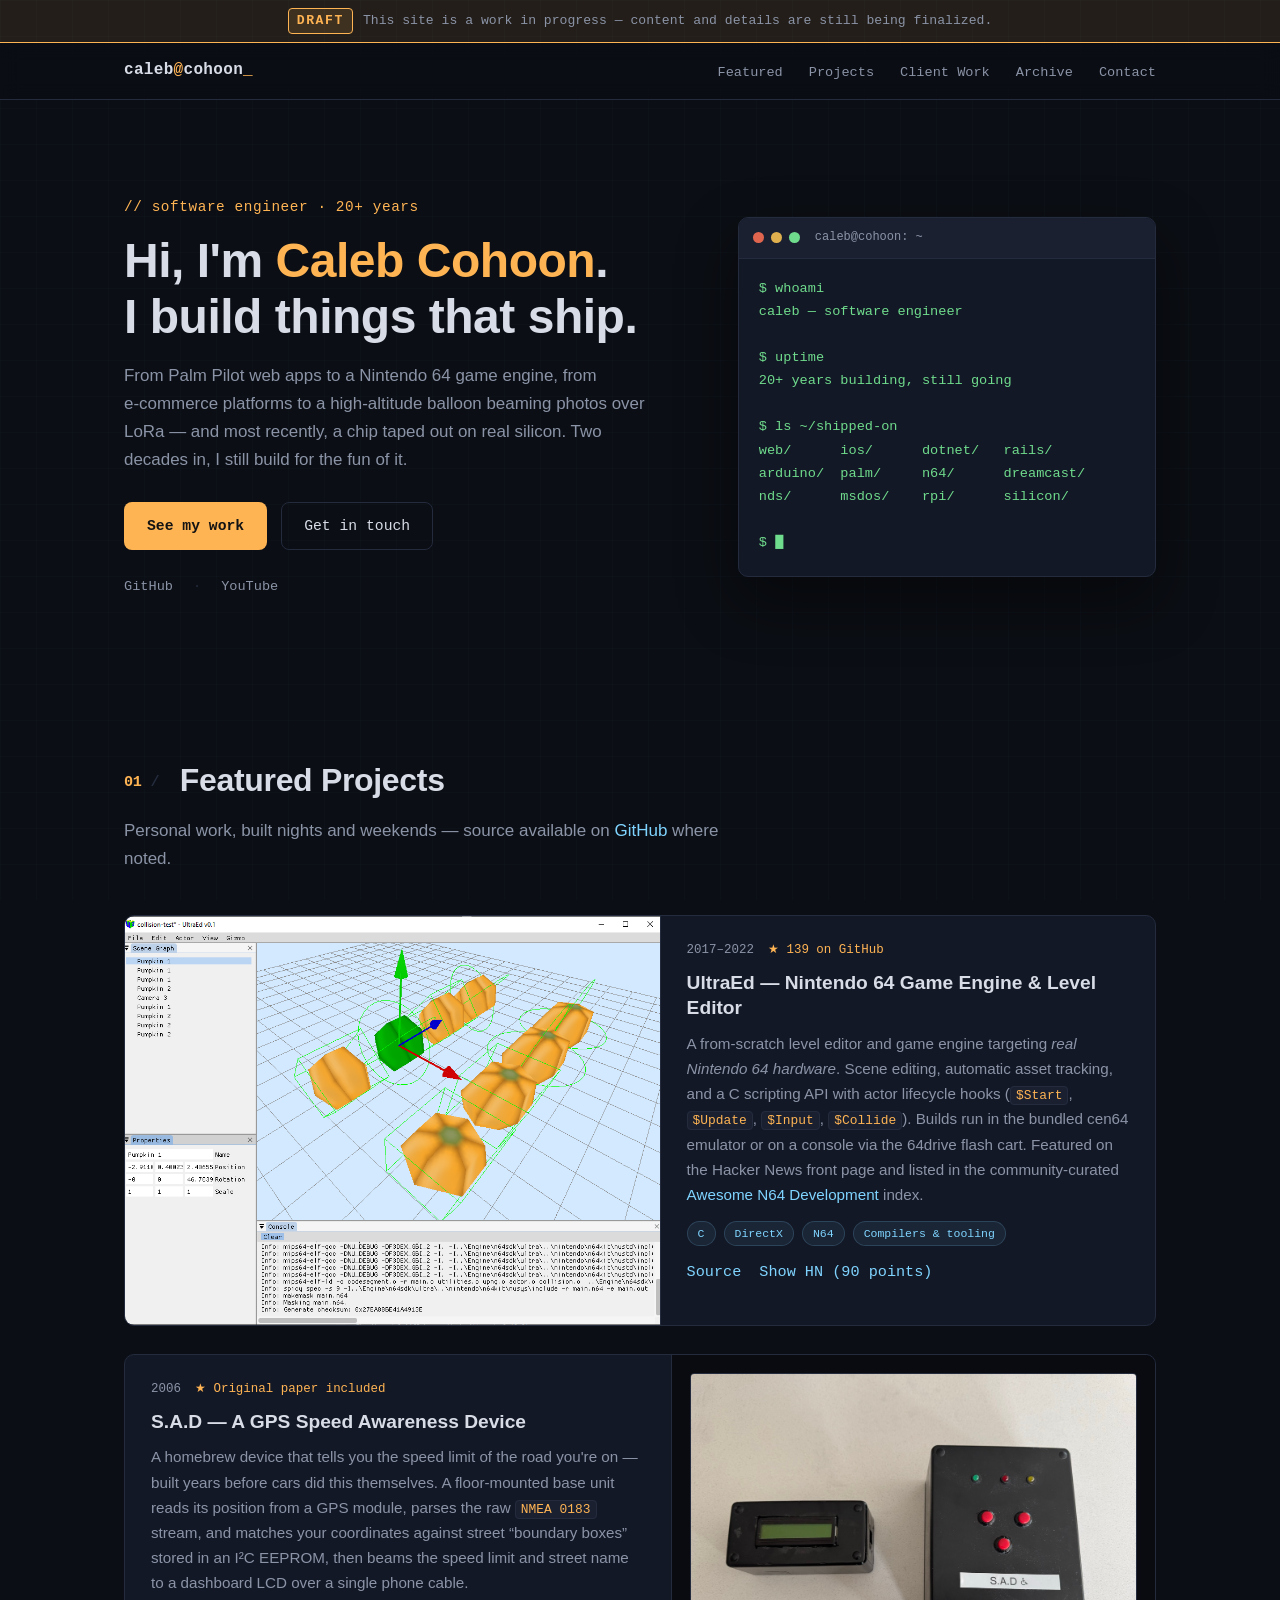
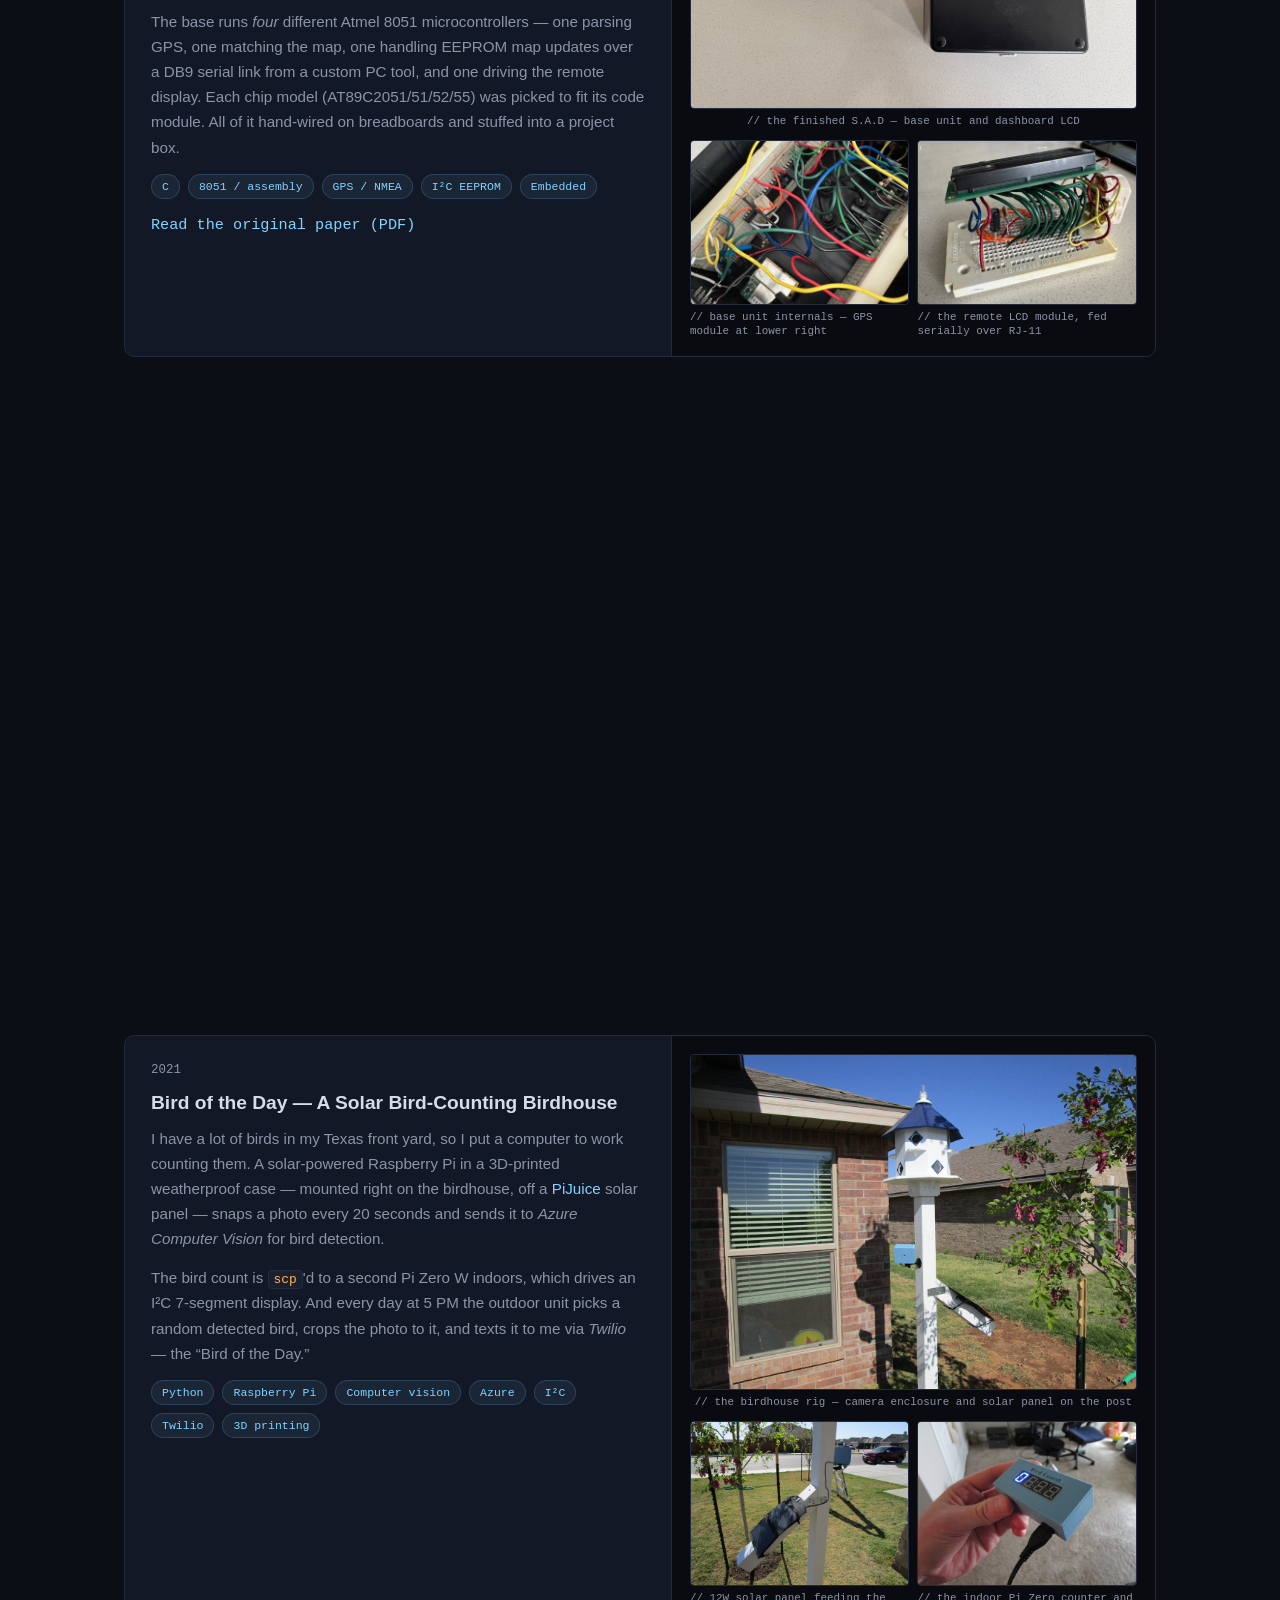
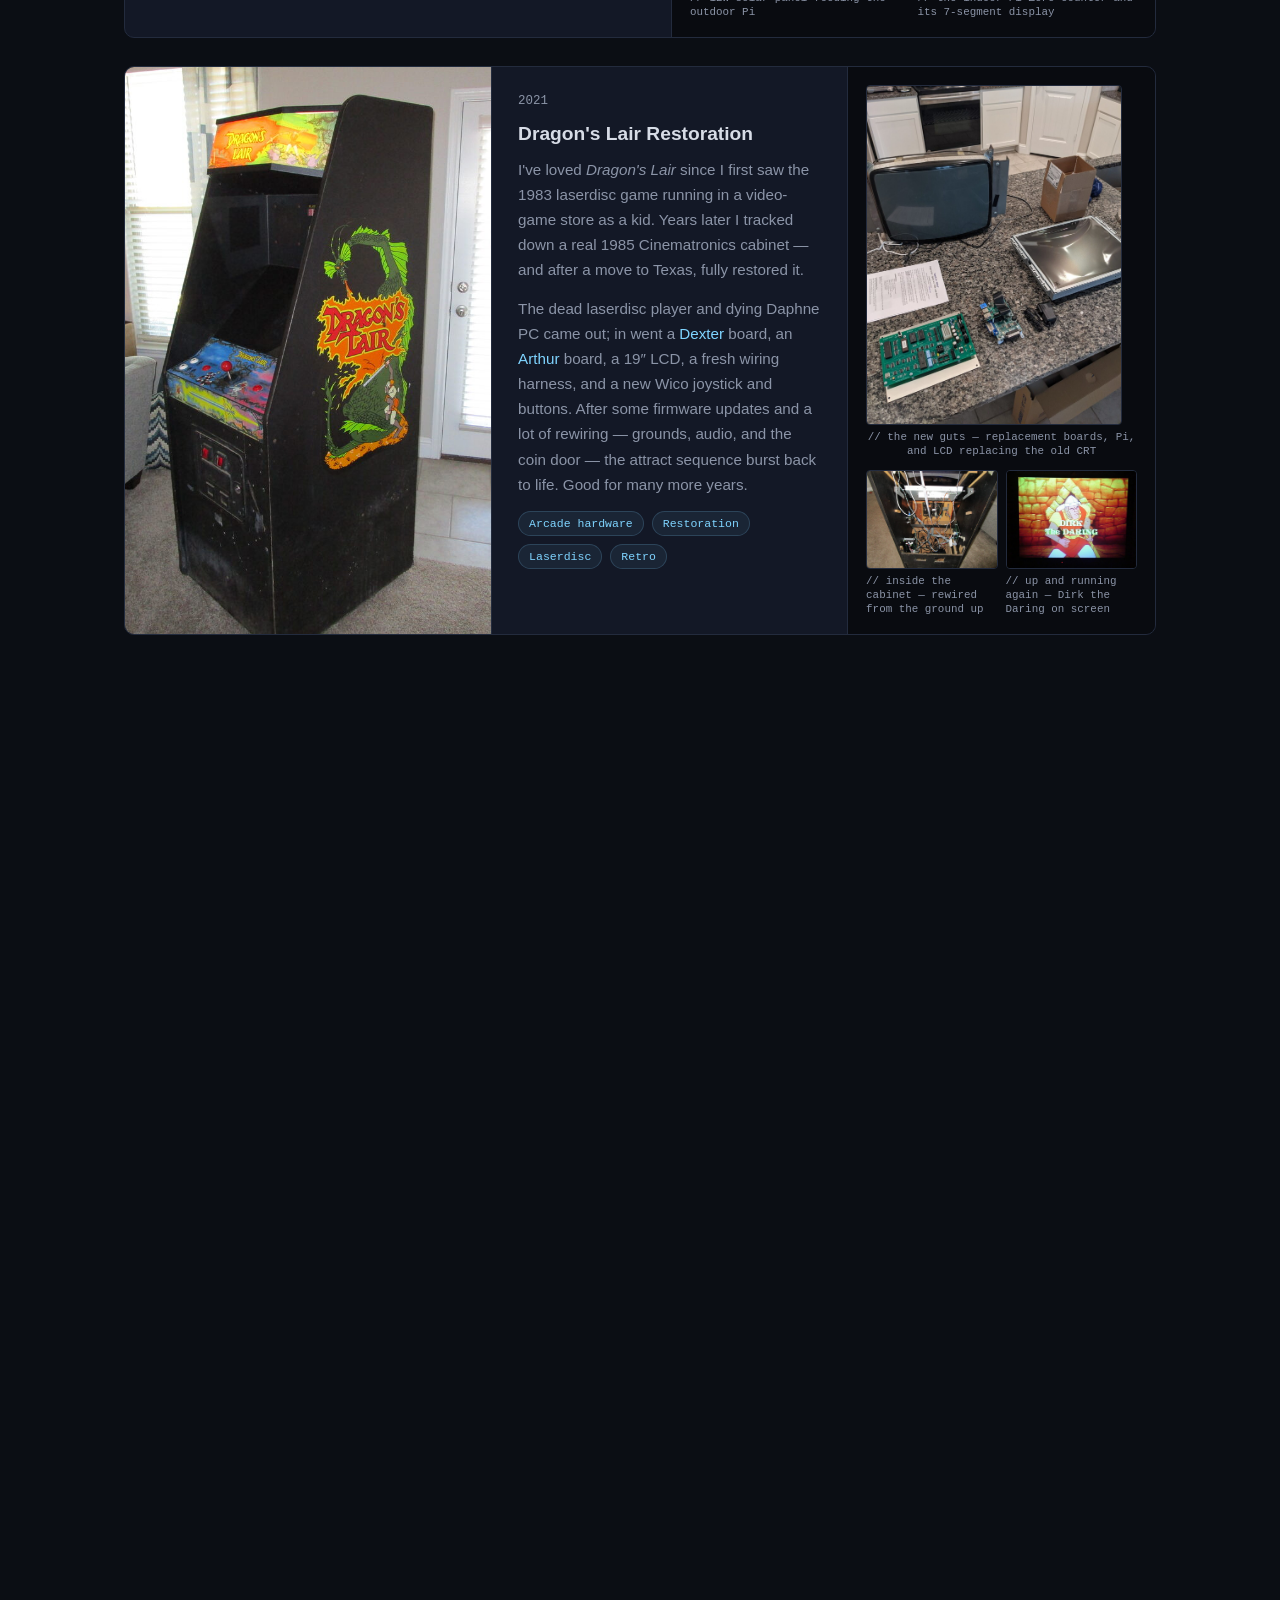
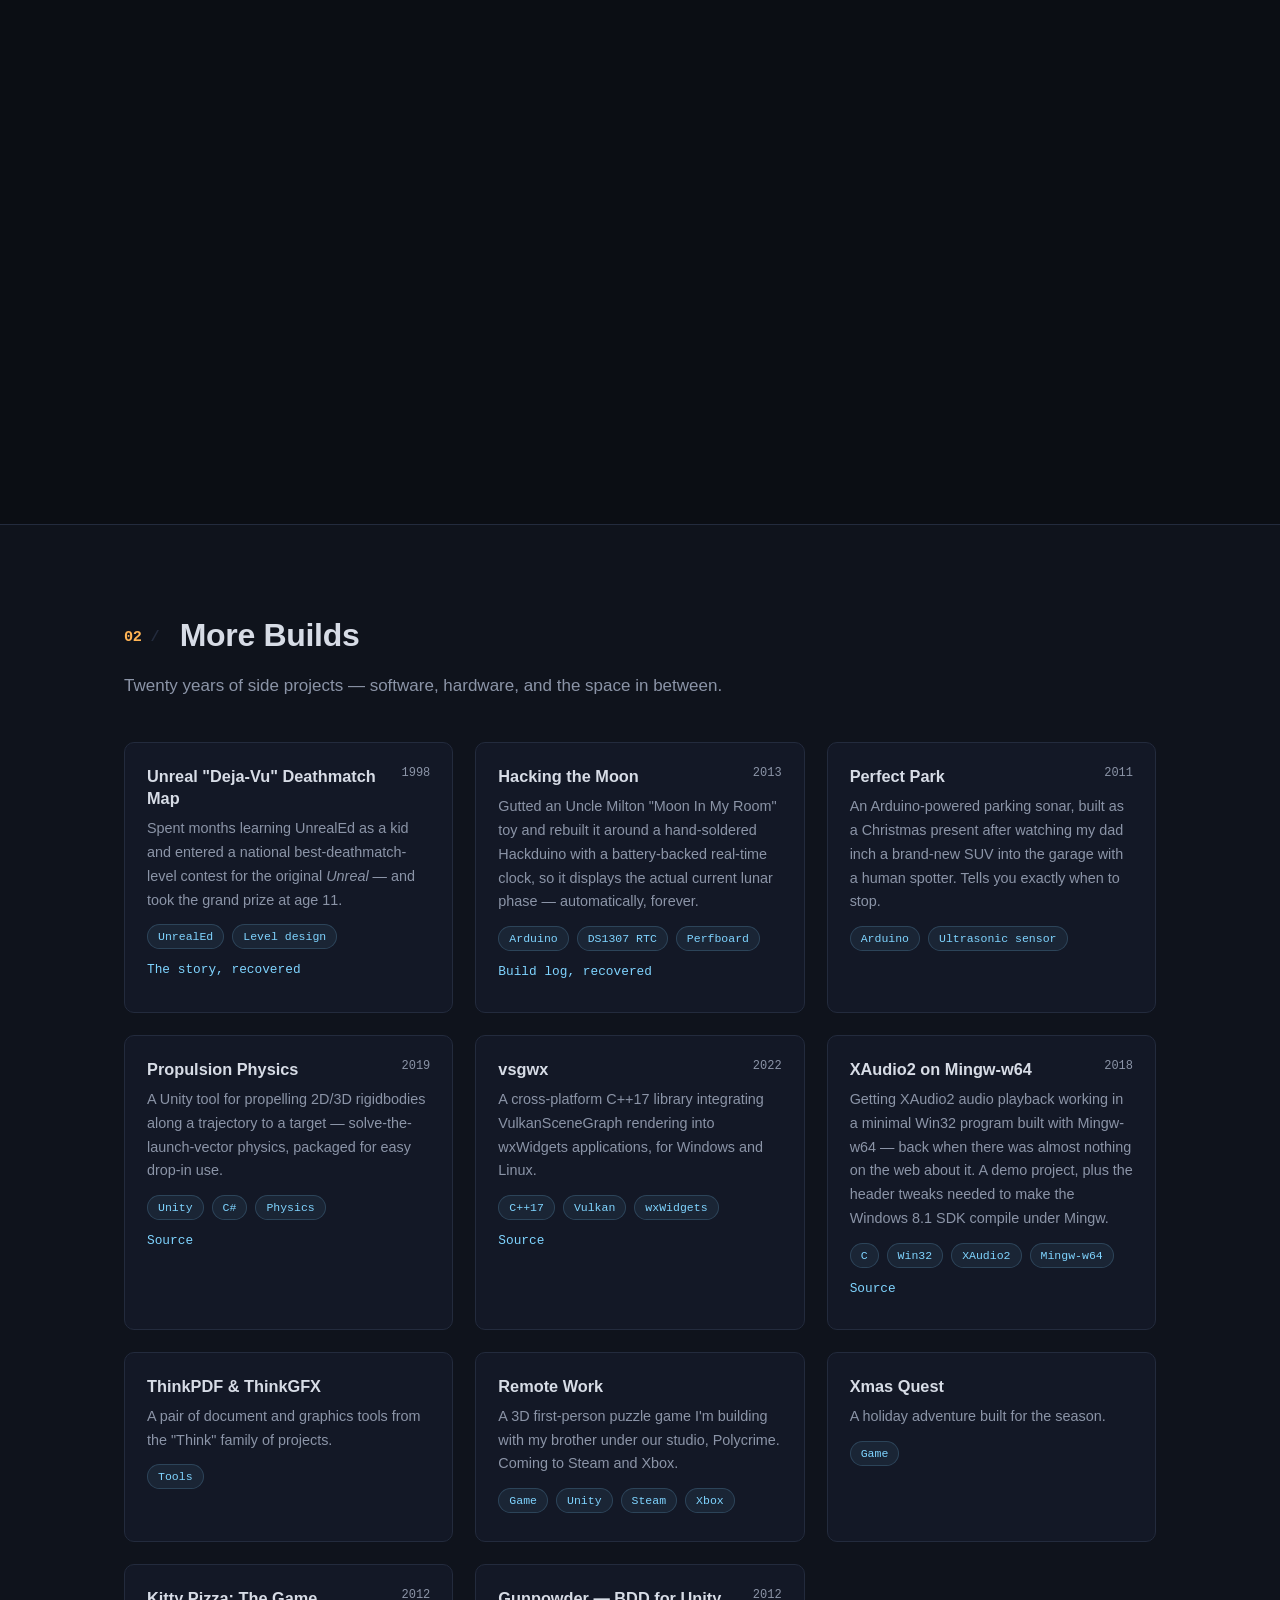
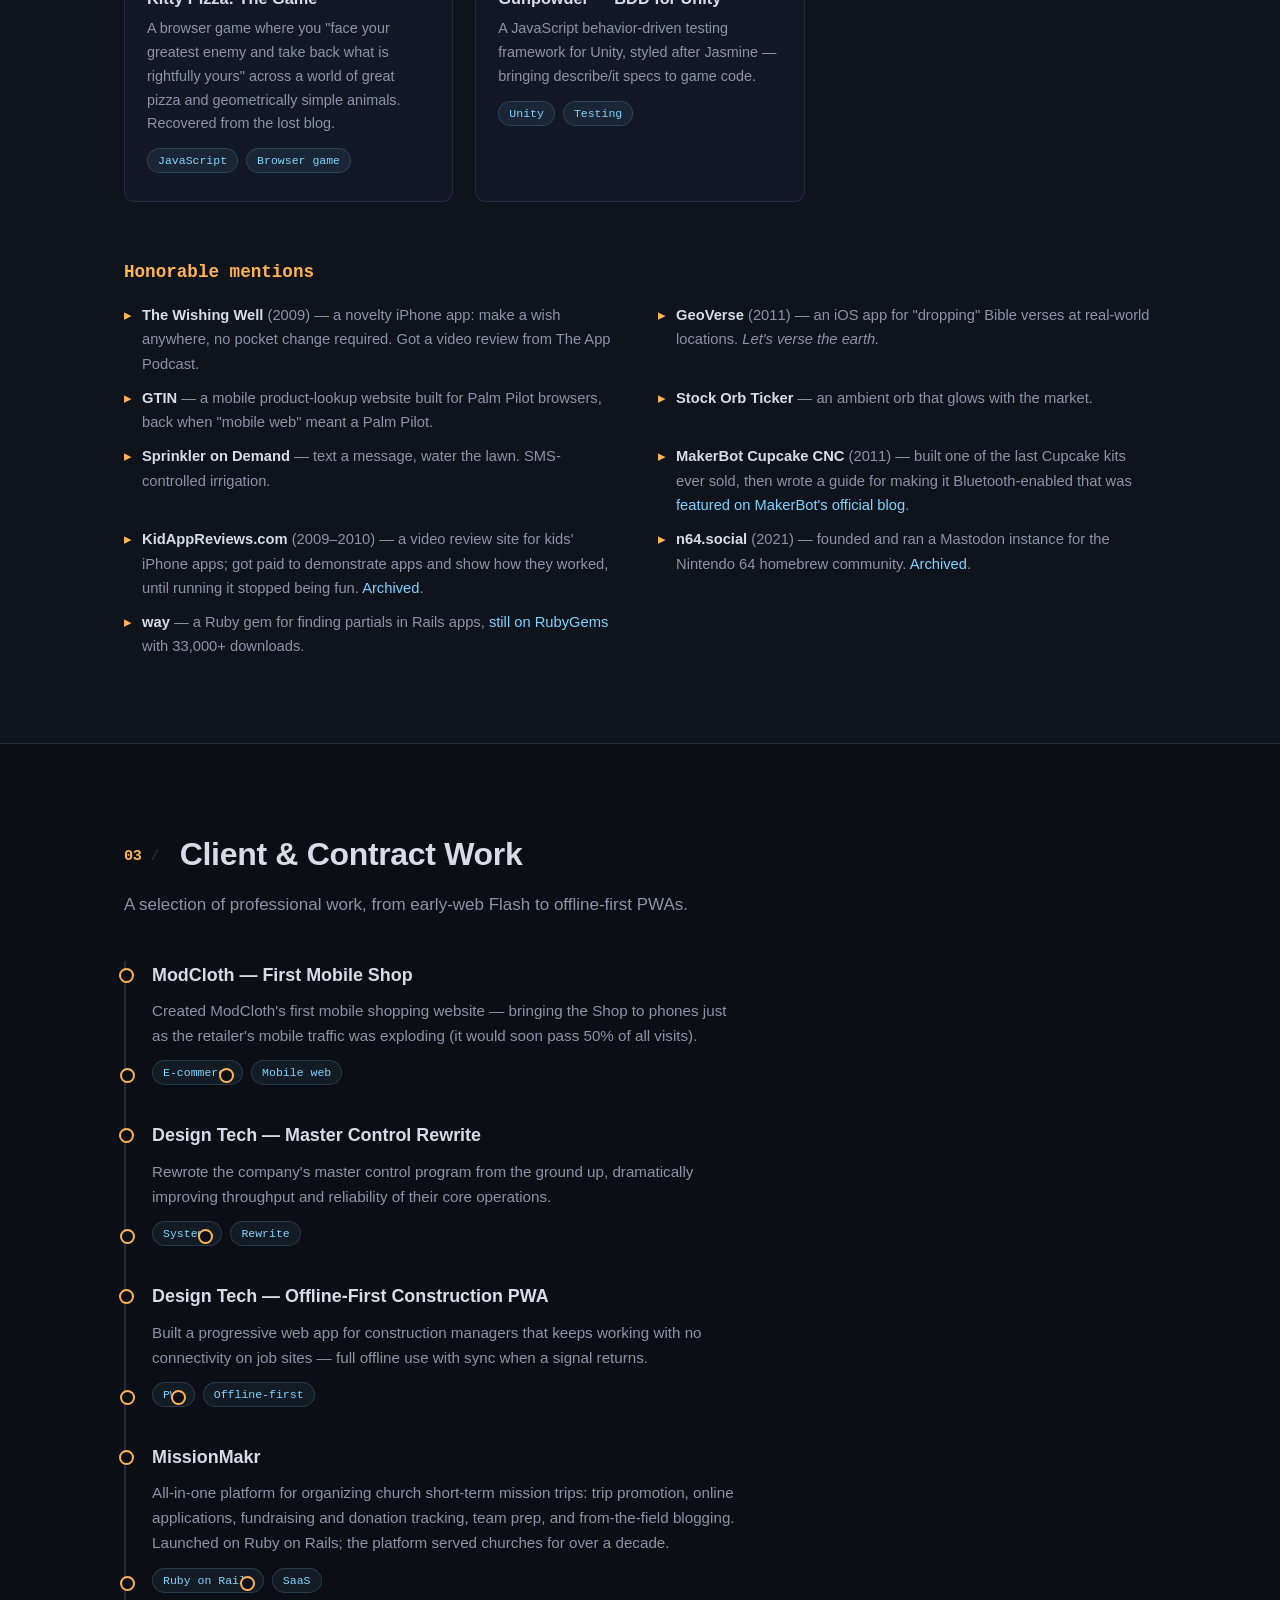
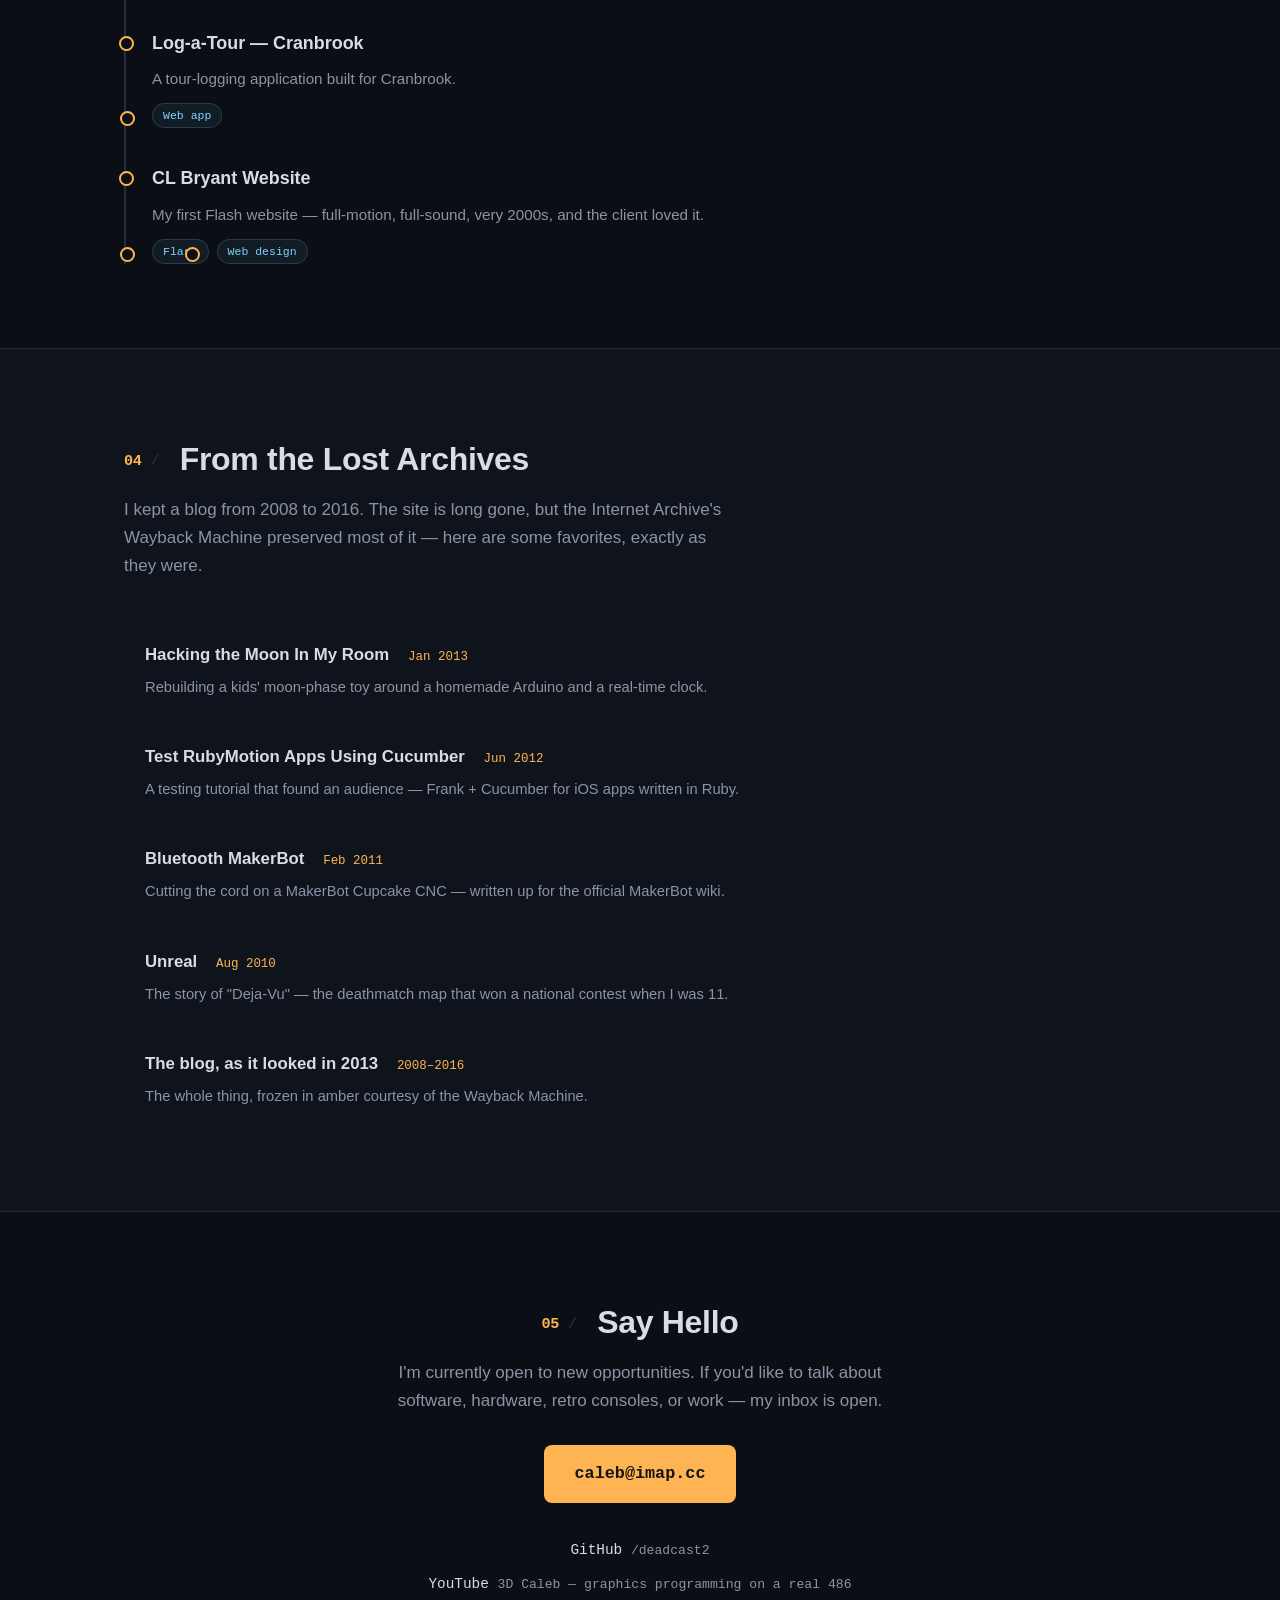
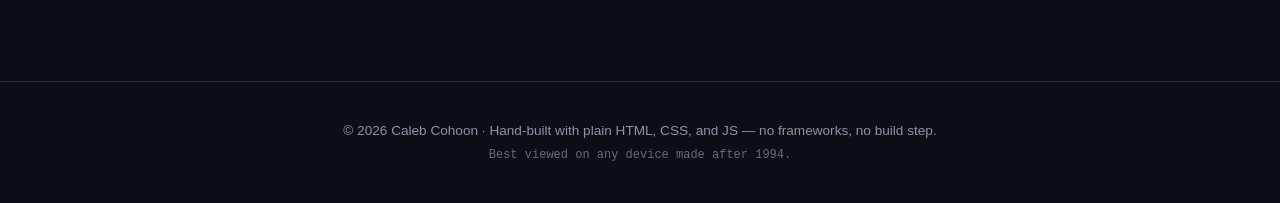
<file: index.html>
<!DOCTYPE html>
<html lang="en">
<head>
  <meta charset="UTF-8">
  <meta name="viewport" content="width=device-width, initial-scale=1.0">
  <title>Caleb Cohoon — Software Engineer</title>
  <meta name="description" content="Caleb Cohoon is a software engineer with 20+ years of experience shipping software for the web, mobile, embedded hardware, retro consoles, and even silicon.">
  <link rel="icon" href="assets/favicon.svg" type="image/svg+xml">
  <link rel="stylesheet" href="css/style.css">

  <!-- Open Graph -->
  <meta property="og:title" content="Caleb Cohoon — Software Engineer">
  <meta property="og:description" content="20+ years of shipping software — from Palm Pilots to a Nintendo 64 game engine to a chip taped out on real silicon.">
  <meta property="og:url" content="https://calebcohoon.com">
  <meta property="og:type" content="website">
  <meta property="og:image" content="https://calebcohoon.com/assets/img/ultraed-editor.png">

  <script type="application/ld+json">
  {
    "@context": "https://schema.org",
    "@type": "Person",
    "name": "Caleb Cohoon",
    "jobTitle": "Software Engineer",
    "url": "https://calebcohoon.com",
    "email": "mailto:caleb@imap.cc",
    "sameAs": [
      "https://github.com/deadcast2",
      "https://www.youtube.com/@CalebCohoon"
    ]
  }
  </script>
</head>
<body>
  <a class="skip-link" href="#main">Skip to content</a>

  <!-- TODO(caleb): remove this banner before the site is considered finished -->
  <div class="draft-banner" role="status">
    <span class="draft-tag">DRAFT</span>
    <span>This site is a work in progress — content and details are still being finalized.</span>
  </div>

  <header class="site-header">
    <nav class="nav" aria-label="Main navigation">
      <a class="nav-brand" href="#top">caleb<span class="accent">@</span>cohoon<span class="cursor" aria-hidden="true">_</span></a>
      <button class="nav-toggle" aria-expanded="false" aria-controls="nav-menu" aria-label="Toggle menu">
        <span></span><span></span><span></span>
      </button>
      <ul class="nav-menu" id="nav-menu">
        <li><a href="#featured">Featured</a></li>
        <li><a href="#projects">Projects</a></li>
        <li><a href="#work">Client Work</a></li>
        <li><a href="#archive">Archive</a></li>
        <li><a href="#contact">Contact</a></li>
      </ul>
    </nav>
  </header>

  <main id="main">

    <!-- ============================== HERO ============================== -->
    <section class="hero" id="top">
      <div class="container hero-grid">
        <div class="hero-copy">
          <p class="kicker">// software engineer · 20+ years</p>
          <h1>Hi, I'm <span class="accent">Caleb Cohoon</span>.<br>I build things that ship.</h1>
          <p class="lede">
            From Palm Pilot web apps to a Nintendo&nbsp;64 game engine, from e&#8209;commerce
            platforms to a high&#8209;altitude balloon beaming photos over LoRa — and most
            recently, a chip taped out on real silicon. Two decades in, I still build
            for the fun of it.
          </p>
          <div class="hero-actions">
            <a class="btn btn-primary" href="#featured">See my work</a>
            <a class="btn btn-ghost" href="mailto:caleb@imap.cc">Get in touch</a>
          </div>
          <ul class="hero-links">
            <li><a href="https://github.com/deadcast2" rel="me">GitHub</a></li>
            <li><a href="https://www.youtube.com/@CalebCohoon">YouTube</a></li>
          </ul>
        </div>
        <div class="hero-terminal" aria-hidden="true">
          <div class="term-bar"><i></i><i></i><i></i><span>caleb@cohoon: ~</span></div>
          <pre class="term-body">$ whoami
caleb — software engineer

$ uptime
20+ years building, still going

$ ls ~/shipped-on
web/      ios/      dotnet/   rails/
arduino/  palm/     n64/      dreamcast/
nds/      msdos/    rpi/      silicon/

$ <span class="term-caret">█</span></pre>
        </div>
      </div>
    </section>

    <!-- ============================ FEATURED ============================ -->
    <section class="section" id="featured">
      <div class="container">
        <h2 class="section-title"><span class="section-num">01</span> Featured Projects</h2>
        <p class="section-intro">Personal work, built nights and weekends — source available on
          <a href="https://github.com/deadcast2">GitHub</a> where noted.</p>

        <div class="featured-grid">

          <article class="card card-wide reveal">
            <div class="card-media">
              <img src="assets/img/ultraed-editor.png" alt="UltraEd level editor showing a 3D scene, scene graph, and property panels" loading="lazy">
            </div>
            <div class="card-body">
              <div class="card-meta"><span class="years">2017–2022</span><span class="stars">★ 139 on GitHub</span></div>
              <h3>UltraEd — Nintendo 64 Game Engine &amp; Level Editor</h3>
              <p>A from-scratch level editor and game engine targeting <em>real Nintendo&nbsp;64
                hardware</em>. Scene editing, automatic asset tracking, and a C scripting API with
                actor lifecycle hooks (<code>$Start</code>, <code>$Update</code>, <code>$Input</code>,
                <code>$Collide</code>). Builds run in the bundled cen64 emulator or on a console via
                the 64drive flash cart. Featured on the Hacker News front page and listed in the
                community-curated <a href="https://n64.dev/">Awesome N64 Development</a> index.</p>
              <ul class="tags"><li>C</li><li>DirectX</li><li>N64</li><li>Compilers &amp; tooling</li></ul>
              <p class="card-links">
                <a href="https://github.com/deadcast2/UltraEd">Source</a>
                <a href="https://news.ycombinator.com/item?id=15637506">Show HN (90 points)</a>
              </p>
            </div>
          </article>

          <article class="card card-wide reveal">
            <div class="card-body">
              <div class="card-meta"><span class="years">2006</span><span class="stars">★ Original paper included</span></div>
              <h3>S.A.D — A GPS Speed Awareness Device</h3>
              <p>A homebrew device that tells you the speed limit of the road you're on — built years before
                cars did this themselves. A floor-mounted base unit reads its position from a GPS module,
                parses the raw <code>NMEA&nbsp;0183</code> stream, and matches your coordinates against
                street &ldquo;boundary boxes&rdquo; stored in an I&sup2;C EEPROM, then beams the speed limit and
                street name to a dashboard LCD over a single phone cable.</p>
              <p>The base runs <em>four</em> different Atmel 8051 microcontrollers — one parsing GPS, one
                matching the map, one handling EEPROM map updates over a DB9 serial link from a custom PC
                tool, and one driving the remote display. Each chip model (AT89C2051/51/52/55) was picked to
                fit its code module. All of it hand-wired on breadboards and stuffed into a project box.</p>
              <ul class="tags"><li>C</li><li>8051 / assembly</li><li>GPS / NMEA</li><li>I²C EEPROM</li><li>Embedded</li></ul>
              <p class="card-links">
                <a href="assets/sad-semester-project.pdf">Read the original paper (PDF)</a>
              </p>
            </div>
            <div class="sad-photos">
              <figure class="sad-photo-main">
                <img src="assets/img/sad-device.jpg" alt="The finished S.A.D — a black project-box base unit with status LEDs and three red buttons, above a separate dashboard LCD module" loading="lazy">
                <figcaption>// the finished S.A.D — base unit and dashboard LCD</figcaption>
              </figure>
              <div class="sad-strip">
                <figure>
                  <img src="assets/img/sad-internals.jpg" alt="Inside the base unit — a dense rat's nest of colored jumper wires across breadboards, with the silver GPS module at lower right" loading="lazy">
                  <figcaption>// base unit internals — GPS module at lower right</figcaption>
                </figure>
                <figure>
                  <img src="assets/img/sad-lcd.jpg" alt="The dashboard LCD module: a character LCD soldered to a small board, wired across a breadboard, base unit behind it" loading="lazy">
                  <figcaption>// the remote LCD module, fed serially over RJ-11</figcaption>
                </figure>
              </div>
            </div>
          </article>

          <article class="card reveal">
            <div class="card-media">
              <img src="assets/img/fragment-demo.gif" alt="Animated first-person scene from fragment, a 1.4 MB interactive demo" loading="lazy">
            </div>
            <div class="card-body">
              <div class="card-meta"><span class="years">2022</span></div>
              <h3>fragment — A World on a Floppy Disk</h3>
              <p>A demoscene-style experiment: an interactive, first-person 3D scene that fits in
                under 1.4&nbsp;MB — small enough to ship on an actual floppy diskette (and it did,
                custom label and all). Win32, with custom model, audio, and image compressors
                written for the job.</p>
              <ul class="tags"><li>C</li><li>Win32</li><li>Size coding</li><li>Compression</li></ul>
              <p class="card-links"><a href="https://github.com/deadcast2/fragment">Source</a></p>
            </div>
          </article>

          <article class="card reveal">
            <div class="card-body">
              <div class="card-meta"><span class="years">2019–2022</span></div>
              <h3>HABIL — High-Altitude Balloon Imaging via LoRa</h3>
              <p>A weather balloon rig that photographs the flight and transmits the images to the
                ground over a LoRa radio link — Raspberry&nbsp;Pi, RF95 radio, and JPEG&nbsp;2000
                compression to survive the tiny bandwidth. These four photos came down by radio,
                not on an SD card:</p>
              <div class="habil-strip" role="img" aria-label="Four low-resolution aerial photographs received from the balloon over LoRa radio">
                <img src="assets/img/habil-1.jpg" alt="" loading="lazy">
                <img src="assets/img/habil-2.jpg" alt="" loading="lazy">
                <img src="assets/img/habil-3.jpg" alt="" loading="lazy">
                <img src="assets/img/habil-4.jpg" alt="" loading="lazy">
              </div>
              <ul class="tags"><li>C</li><li>Raspberry Pi</li><li>LoRa</li><li>Embedded</li></ul>
              <p class="card-links"><a href="https://github.com/deadcast2/HABIL">Source</a></p>
            </div>
          </article>

          <article class="card card-wide reveal">
            <div class="card-body">
              <div class="card-meta"><span class="years">2021</span></div>
              <h3>Bird of the Day — A Solar Bird-Counting Birdhouse</h3>
              <p>I have a lot of birds in my Texas front yard, so I put a computer to work counting them.
                A solar-powered Raspberry&nbsp;Pi in a 3D-printed weatherproof case &mdash; mounted right on the
                birdhouse, off a <a href="https://www.pishop.us/product/pijuice-hat-a-portable-power-platform-for-every-raspberry-pi/">PiJuice</a>
                solar panel &mdash; snaps a photo every 20&nbsp;seconds and sends it to <em>Azure Computer
                Vision</em> for bird detection.</p>
              <p>The bird count is <code>scp</code>'d to a second Pi&nbsp;Zero&nbsp;W indoors, which drives an
                I&sup2;C 7-segment display. And every day at 5&nbsp;PM the outdoor unit picks a random
                detected bird, crops the photo to it, and texts it to me via <em>Twilio</em> &mdash; the
                &ldquo;Bird of the Day.&rdquo;</p>
              <ul class="tags"><li>Python</li><li>Raspberry Pi</li><li>Computer vision</li><li>Azure</li><li>I²C</li><li>Twilio</li><li>3D printing</li></ul>
            </div>
            <div class="sad-photos">
              <figure class="sad-photo-main">
                <img src="assets/img/botd-birdhouse.jpg" alt="A white birdhouse on a post in a front yard, with a small blue weatherproof camera enclosure and a solar panel mounted below it" loading="lazy">
                <figcaption>// the birdhouse rig — camera enclosure and solar panel on the post</figcaption>
              </figure>
              <div class="sad-strip">
                <figure>
                  <img src="assets/img/botd-solar.jpg" alt="Close-up of the angled solar panel mounted to the birdhouse post, with the weatherproof Pi enclosure above it" loading="lazy">
                  <figcaption>// 12W solar panel feeding the outdoor Pi</figcaption>
                </figure>
                <figure>
                  <img src="assets/img/botd-counter.jpg" alt="A hand holding the 3D-printed indoor counter unit, its blue 7-segment display reading the current bird count" loading="lazy">
                  <figcaption>// the indoor Pi Zero counter and its 7-segment display</figcaption>
                </figure>
              </div>
            </div>
          </article>

          <article class="card card-wide reveal">
            <div class="card-media">
              <img src="assets/img/dragons-lair-cabinet.jpg" alt="A restored Dragon's Lair arcade cabinet with its iconic green dragon side art, lit marquee, and control panel" loading="lazy">
            </div>
            <div class="card-body">
              <div class="card-meta"><span class="years">2021</span></div>
              <h3>Dragon's Lair Restoration</h3>
              <p>I've loved <em>Dragon's Lair</em> since I first saw the 1983 laserdisc game running in a
                video-game store as a kid. Years later I tracked down a real 1985 Cinematronics cabinet
                &mdash; and after a move to Texas, fully restored it.</p>
              <p>The dead laserdisc player and dying Daphne PC came out; in went a
                <a href="http://laserdisc-replacement.com/">Dexter</a> board, an
                <a href="http://wood1st.com/LaserCon/Arthur/">Arthur</a> board, a 19&Prime; LCD, a fresh
                wiring harness, and a new Wico joystick and buttons. After some firmware updates and a lot
                of rewiring &mdash; grounds, audio, and the coin door &mdash; the attract sequence burst back
                to life. Good for many more years.</p>
              <ul class="tags"><li>Arcade hardware</li><li>Restoration</li><li>Laserdisc</li><li>Retro</li></ul>
            </div>
            <div class="sad-photos">
              <figure class="sad-photo-main">
                <img src="assets/img/dragons-lair-boards.jpg" alt="New replacement boards, a Raspberry Pi, and a flat LCD panel laid out on a kitchen counter next to the old CRT being removed" loading="lazy">
                <figcaption>// the new guts — replacement boards, Pi, and LCD replacing the old CRT</figcaption>
              </figure>
              <div class="sad-strip">
                <figure>
                  <img src="assets/img/dragons-lair-internals.jpg" alt="Inside the open arcade cabinet — a dense bundle of wiring connecting the new control boards" loading="lazy">
                  <figcaption>// inside the cabinet — rewired from the ground up</figcaption>
                </figure>
                <figure>
                  <img src="assets/img/dragons-lair-screen.jpg" alt="The restored cabinet's screen showing Dragon's Lair running — the hero Dirk the Daring against a castle wall" loading="lazy">
                  <figcaption>// up and running again — Dirk the Daring on screen</figcaption>
                </figure>
              </div>
            </div>
          </article>

          <article class="card reveal">
            <div class="card-media">
              <img src="assets/img/jeanie-1.png" alt="Jeanie reservation system calendar interface" loading="lazy">
            </div>
            <div class="card-body">
              <div class="card-meta"><span class="years">2019–present</span><span class="badge-live">In production</span></div>
              <h3>Jeanie — Research Appointment Scheduling</h3>
              <p>Appointment booking system built for a research lab at Texas&nbsp;Tech University,
                in production use for two years. Time-slot management, blocked dates, daily limits,
                automated confirmation and reminder emails, calendar export
                (Google/Apple/Outlook), and a full admin panel. Open-sourced under MIT.</p>
              <ul class="tags"><li>ASP.NET MVC</li><li>C#</li><li>SendGrid</li></ul>
              <p class="card-links"><a href="https://github.com/deadcast2/jeanie">Source</a></p>
            </div>
          </article>

          <article class="card reveal">
            <div class="card-media">
              <img src="assets/img/wanikani-frame.jpg" alt="E-ink display in a picture frame showing Japanese kanji from WaniKani" loading="lazy">
            </div>
            <div class="card-body">
              <div class="card-meta"><span class="years">2023</span></div>
              <h3>WaniKani Carousel</h3>
              <p>A picture frame that teaches Japanese: a Raspberry&nbsp;Pi drives an e&#8209;ink
                display cycling through the newest kanji, radicals, and vocabulary from the
                WaniKani API. A .NET web app renders each card; a headless browser screenshots it
                for the e-paper panel.</p>
              <ul class="tags"><li>.NET Core</li><li>Raspberry Pi</li><li>E-ink</li><li>Python</li></ul>
              <p class="card-links"><a href="https://github.com/deadcast2/WaniKaniCarousel">Source</a></p>
            </div>
          </article>

          <article class="card reveal">
            <div class="card-media card-media-svg">
              <svg viewBox="0 0 320 180" role="img" aria-label="Stylized pixel smiley face on a VGA-style background" xmlns="http://www.w3.org/2000/svg">
                <rect width="320" height="180" fill="#10131c"/>
                <g fill="#1c2233">
                  <rect x="0" y="0" width="320" height="2"/><rect x="0" y="20" width="320" height="2"/>
                  <rect x="0" y="40" width="320" height="2"/><rect x="0" y="60" width="320" height="2"/>
                  <rect x="0" y="80" width="320" height="2"/><rect x="0" y="100" width="320" height="2"/>
                  <rect x="0" y="120" width="320" height="2"/><rect x="0" y="140" width="320" height="2"/>
                  <rect x="0" y="160" width="320" height="2"/>
                </g>
                <g transform="translate(124,54)">
                  <rect x="0" y="0" width="72" height="72" rx="14" fill="#ffb454"/>
                  <rect x="16" y="20" width="10" height="14" fill="#10131c"/>
                  <rect x="46" y="20" width="10" height="14" fill="#10131c"/>
                  <path d="M18 48 q18 16 36 0" stroke="#10131c" stroke-width="7" fill="none" stroke-linecap="round"/>
                </g>
              </svg>
            </div>
            <div class="card-body">
              <div class="card-meta"><span class="years">2026</span><span class="badge-live">Taped out</span></div>
              <h3>Happy Hop — A Smiley Face in Silicon</h3>
              <p>An actual ASIC, submitted to the Tiny Tapeout GF26a shuttle: a bouncing smiley
                face rendered live to VGA from a 1×1 tile of custom logic. It blinks every couple
                of seconds and its eyes track the direction of motion. Verified with cocotb
                testbenches and an FPGA build before tapeout.</p>
              <ul class="tags"><li>Verilog</li><li>ASIC</li><li>Tiny Tapeout</li><li>VGA</li></ul>
              <p class="card-links">
                <a href="https://github.com/deadcast2/tt_um_happyhop">Source</a>
                <a href="https://deadcast2.github.io/tt_um_happyhop/">Silicon layout viewer</a>
              </p>
            </div>
          </article>

          <article class="card reveal">
            <div class="card-media card-media-pixel">
              <img src="assets/img/memorymatch-game.png" alt="MemoryMatch gameplay on the Hack computer — a grid of face-down cards with a few flipped to reveal symbols, and a countdown timer" loading="lazy">
            </div>
            <div class="card-body">
              <div class="card-meta"><span class="years">2021</span></div>
              <h3>MemoryMatch — A Game on a Computer I Built From NAND Gates</h3>
              <p>For <a href="https://www.nand2tetris.org/">Nand to Tetris</a>, I built a complete
                computer from the ground up &mdash; logic gates, CPU, assembler, VM, and a compiler
                for the <em>Jack</em> language &mdash; then wrote a card-matching game (inspired by the
                <em>Super Mario Bros.&nbsp;3</em> mini-game) to run on it. Menus, a timer, and a
                keypress-seeded RNG, all in Jack on the 512×256 monochrome Hack platform. Finished the
                course with a 100%.</p>
              <ul class="tags"><li>Jack</li><li>Nand to Tetris</li><li>Hack computer</li><li>Compilers</li></ul>
              <p class="card-links">
                <a href="https://github.com/deadcast2/MemoryMatch">Source</a>
                <a href="https://www.coursera.org/account/accomplishments/verify/4W9SLRK4LN3W">Course certificate</a>
              </p>
            </div>
          </article>

        </div>
      </div>
    </section>

    <!-- ============================ PROJECTS ============================ -->
    <section class="section section-alt" id="projects">
      <div class="container">
        <h2 class="section-title"><span class="section-num">02</span> More Builds</h2>
        <p class="section-intro">Twenty years of side projects — software, hardware, and the space in between.</p>

        <div class="mini-grid">

          <article class="mini reveal">
            <h3>Unreal "Deja-Vu" Deathmatch Map <span class="mini-year">1998</span></h3>
            <!-- TODO(caleb): your blog post from 2010 says you WON the grand prize ($500) at age 11,
                 for the original Unreal — your notes said "runner up at 12". Confirm which is right. -->
            <p>Spent months learning UnrealEd as a kid and entered a national best-deathmatch-level
              contest for the original <em>Unreal</em> — and took the grand prize at age 11.</p>
            <ul class="tags"><li>UnrealEd</li><li>Level design</li></ul>
            <p class="card-links"><a href="https://web.archive.org/web/20140602102044/http://calebcohoon.blogspot.com/">The story, recovered</a></p>
          </article>

          <article class="mini reveal">
            <h3>Hacking the Moon <span class="mini-year">2013</span></h3>
            <p>Gutted an Uncle Milton "Moon In My Room" toy and rebuilt it around a hand-soldered
              Hackduino with a battery-backed real-time clock, so it displays the actual current
              lunar phase — automatically, forever.</p>
            <ul class="tags"><li>Arduino</li><li>DS1307 RTC</li><li>Perfboard</li></ul>
            <p class="card-links">
              <a href="https://web.archive.org/web/20160209021919/http://calebcohoon.blogspot.com/">Build log, recovered</a>
            </p>
          </article>

          <article class="mini reveal">
            <h3>Perfect Park <span class="mini-year">2011</span></h3>
            <p>An Arduino-powered parking sonar, built as a Christmas present after watching my dad
              inch a brand-new SUV into the garage with a human spotter. Tells you exactly when to
              stop.</p>
            <ul class="tags"><li>Arduino</li><li>Ultrasonic sensor</li></ul>
          </article>

          <article class="mini reveal">
            <h3>Propulsion Physics <span class="mini-year">2019</span></h3>
            <p>A Unity tool for propelling 2D/3D rigidbodies along a trajectory to a target —
              solve-the-launch-vector physics, packaged for easy drop-in use.</p>
            <ul class="tags"><li>Unity</li><li>C#</li><li>Physics</li></ul>
            <p class="card-links"><a href="https://github.com/deadcast2/propulsion-physics">Source</a></p>
          </article>

          <article class="mini reveal">
            <h3>vsgwx <span class="mini-year">2022</span></h3>
            <p>A cross-platform C++17 library integrating VulkanSceneGraph rendering into
              wxWidgets applications, for Windows and Linux.</p>
            <ul class="tags"><li>C++17</li><li>Vulkan</li><li>wxWidgets</li></ul>
            <p class="card-links"><a href="https://github.com/deadcast2/vsgwx">Source</a></p>
          </article>

          <article class="mini reveal">
            <h3>XAudio2 on Mingw-w64 <span class="mini-year">2018</span></h3>
            <p>Getting XAudio2 audio playback working in a minimal Win32 program built with Mingw-w64 —
              back when there was almost nothing on the web about it. A demo project, plus the header
              tweaks needed to make the Windows&nbsp;8.1 SDK compile under Mingw.</p>
            <ul class="tags"><li>C</li><li>Win32</li><li>XAudio2</li><li>Mingw-w64</li></ul>
            <p class="card-links"><a href="https://github.com/deadcast2/xaudio2-mingw-w64">Source</a></p>
          </article>

          <article class="mini reveal">
            <h3>ThinkPDF &amp; ThinkGFX <span class="mini-year"></span></h3>
            <!-- TODO(caleb): describe ThinkPDF / ThinkGFX — what they did, platform, era. -->
            <p>A pair of document and graphics tools from the "Think" family of projects.</p>
            <ul class="tags"><li>Tools</li></ul>
          </article>

          <article class="mini reveal">
            <h3>Remote Work <span class="mini-year"></span></h3>
            <!-- TODO(caleb): add the public Steam page URL once it's live. -->
            <p>A 3D first-person puzzle game I'm building with my brother under our
              studio, Polycrime. Coming to Steam and Xbox.</p>
            <ul class="tags"><li>Game</li><li>Unity</li><li>Steam</li><li>Xbox</li></ul>
          </article>

          <article class="mini reveal">
            <h3>Xmas Quest <span class="mini-year"></span></h3>
            <!-- TODO(caleb): describe Xmas Quest — game? platform? -->
            <p>A holiday adventure built for the season.</p>
            <ul class="tags"><li>Game</li></ul>
          </article>

          <article class="mini reveal">
            <h3>Kitty Pizza: The Game <span class="mini-year">2012</span></h3>
            <p>A browser game where you "face your greatest enemy and take back what is rightfully
              yours" across a world of great pizza and geometrically simple animals. Recovered
              from the lost blog.</p>
            <ul class="tags"><li>JavaScript</li><li>Browser game</li></ul>
          </article>

          <article class="mini reveal">
            <h3>Gunpowder — BDD for Unity <span class="mini-year">2012</span></h3>
            <p>A JavaScript behavior-driven testing framework for Unity, styled after Jasmine —
              bringing describe/it specs to game code.</p>
            <ul class="tags"><li>Unity</li><li>Testing</li></ul>
          </article>

        </div>

        <h3 class="hm-title">Honorable mentions</h3>
        <ul class="hm-list reveal">
          <li><strong>The Wishing Well</strong> (2009) — a novelty iPhone app: make a wish anywhere, no pocket change required. Got a video review from The App Podcast.</li>
          <li><strong>GeoVerse</strong> (2011) — an iOS app for "dropping" Bible verses at real-world locations. <em>Let's verse the earth.</em></li>
          <li><strong>GTIN</strong> — a mobile product-lookup website built for Palm Pilot browsers, back when "mobile web" meant a Palm Pilot.</li>
          <li><strong>Stock Orb Ticker</strong> — an ambient orb that glows with the market.</li>
          <li><strong>Sprinkler on Demand</strong> — text a message, water the lawn. SMS-controlled irrigation.</li>
          <li><strong>MakerBot Cupcake CNC</strong> (2011) — built one of the last Cupcake kits ever sold, then wrote a guide for making it Bluetooth-enabled that was <a href="https://web.archive.org/web/20230528085626/https://www.makerbot.com/stories/engineering/caleb-cohoons-bluetooth-cupcake-tutorial/">featured on MakerBot's official blog</a>.</li>
          <li><strong>KidAppReviews.com</strong> (2009–2010) — a video review site for kids' iPhone apps; got paid to demonstrate apps and show how they worked, until running it stopped being fun. <a href="https://web.archive.org/web/20100317104255/http://kidappreviews.com/">Archived</a>.</li>
          <li><strong>n64.social</strong> (2021) — founded and ran a Mastodon instance for the Nintendo 64 homebrew community. <a href="https://web.archive.org/web/20210114142055/https://n64.social/@deadcast">Archived</a>.</li>
          <li><strong>way</strong> — a Ruby gem for finding partials in Rails apps, <a href="https://rubygems.org/gems/way">still on RubyGems</a> with 33,000+ downloads.</li>
        </ul>
      </div>
    </section>

    <!-- =========================== CLIENT WORK =========================== -->
    <section class="section" id="work">
      <div class="container">
        <h2 class="section-title"><span class="section-num">03</span> Client &amp; Contract Work</h2>
        <p class="section-intro">A selection of professional work, from early-web Flash to offline-first PWAs.</p>

        <ol class="timeline">
          <li class="reveal">
            <h3>ModCloth — First Mobile Shop</h3>
            <p>Created ModCloth's first mobile shopping website — bringing the Shop to phones just
              as the retailer's mobile traffic was exploding (it would soon pass 50% of all
              visits).</p>
            <ul class="tags"><li>E-commerce</li><li>Mobile web</li></ul>
          </li>
          <li class="reveal">
            <h3>Design Tech — Master Control Rewrite</h3>
            <!-- TODO(caleb): fill in the real before/after numbers ("took them from X to Y"). -->
            <p>Rewrote the company's master control program from the ground up, dramatically
              improving throughput and reliability of their core operations.</p>
            <ul class="tags"><li>Systems</li><li>Rewrite</li></ul>
          </li>
          <li class="reveal">
            <h3>Design Tech — Offline-First Construction PWA</h3>
            <!-- TODO(caleb): fill in the real before/after numbers ("took them from X to Y"). -->
            <p>Built a progressive web app for construction managers that keeps working with no
              connectivity on job sites — full offline use with sync when a signal returns.</p>
            <ul class="tags"><li>PWA</li><li>Offline-first</li></ul>
          </li>
          <li class="reveal">
            <h3>MissionMakr</h3>
            <p>All-in-one platform for organizing church short-term mission trips: trip promotion,
              online applications, fundraising and donation tracking, team prep, and
              from-the-field blogging. Launched on Ruby on Rails; the platform served churches
              for over a decade.</p>
            <ul class="tags"><li>Ruby on Rails</li><li>SaaS</li></ul>
          </li>
          <li class="reveal">
            <h3>Log-a-Tour — Cranbrook</h3>
            <!-- TODO(caleb): add a detail or two — what did Log-a-Tour do, roughly when? -->
            <p>A tour-logging application built for Cranbrook.</p>
            <ul class="tags"><li>Web app</li></ul>
          </li>
          <li class="reveal">
            <h3>CL Bryant Website</h3>
            <p>My first Flash website — full-motion, full-sound, very 2000s, and the client loved
              it.</p>
            <ul class="tags"><li>Flash</li><li>Web design</li></ul>
          </li>
        </ol>
      </div>
    </section>

    <!-- ============================ ARCHIVE ============================ -->
    <section class="section section-alt" id="archive">
      <div class="container">
        <h2 class="section-title"><span class="section-num">04</span> From the Lost Archives</h2>
        <p class="section-intro">
          I kept a blog from 2008 to 2016. The site is long gone, but the Internet Archive's
          Wayback Machine preserved most of it — here are some favorites, exactly as they were.
        </p>
        <ul class="archive-list reveal">
          <li>
            <a href="https://web.archive.org/web/20160209021919/http://calebcohoon.blogspot.com/">Hacking the Moon In My Room</a>
            <span class="archive-date">Jan 2013</span>
            <p>Rebuilding a kids' moon-phase toy around a homemade Arduino and a real-time clock.</p>
          </li>
          <li>
            <a href="https://web.archive.org/web/20141026142037/http://calebcohoon.blogspot.com/2012/06/test-rubymotion-apps-using-cucumber.html">Test RubyMotion Apps Using Cucumber</a>
            <span class="archive-date">Jun 2012</span>
            <p>A testing tutorial that found an audience — Frank + Cucumber for iOS apps written in Ruby.</p>
          </li>
          <li>
            <a href="https://web.archive.org/web/20150924035135/http://calebcohoon.blogspot.com/2011/02/bluetooth-makerbot.html">Bluetooth MakerBot</a>
            <span class="archive-date">Feb 2011</span>
            <p>Cutting the cord on a MakerBot Cupcake CNC — written up for the official MakerBot wiki.</p>
          </li>
          <li>
            <a href="https://web.archive.org/web/20140602102044/http://calebcohoon.blogspot.com/">Unreal</a>
            <span class="archive-date">Aug 2010</span>
            <p>The story of "Deja-Vu" — the deathmatch map that won a national contest when I was 11.</p>
          </li>
          <li>
            <a href="https://web.archive.org/web/20130506180230/http://calebcohoon.blogspot.com/">The blog, as it looked in 2013</a>
            <span class="archive-date">2008–2016</span>
            <p>The whole thing, frozen in amber courtesy of the Wayback Machine.</p>
          </li>
        </ul>
      </div>
    </section>

    <!-- ============================ CONTACT ============================ -->
    <section class="section" id="contact">
      <div class="container contact-wrap">
        <h2 class="section-title"><span class="section-num">05</span> Say Hello</h2>
        <p class="contact-lede">
          I'm currently open to new opportunities. If you'd like to talk about software,
          hardware, retro consoles, or work — my inbox is open.
        </p>
        <p><a class="btn btn-primary btn-lg" href="mailto:caleb@imap.cc">caleb@imap.cc</a></p>
        <ul class="contact-links">
          <li><a href="https://github.com/deadcast2">GitHub <span class="dim">/deadcast2</span></a></li>
          <li><a href="https://www.youtube.com/@CalebCohoon">YouTube <span class="dim">3D Caleb — graphics programming on a real 486</span></a></li>
        </ul>
      </div>
    </section>

  </main>

  <footer class="site-footer">
    <div class="container">
      <p>© <span id="year">2026</span> Caleb Cohoon · Hand-built with plain HTML, CSS, and JS — no frameworks, no build step.</p>
      <p class="footer-quip">Best viewed on any device made after 1994.</p>
    </div>
  </footer>

  <script src="js/main.js"></script>
</body>
</html>
</file>
<file: css/style.css>
/* ==========================================================================
   calebcohoon.com — hand-rolled styles, no framework
   Palette + type are driven by the variables below; tweak away.
   ========================================================================== */

:root {
  --bg: #0b0e14;
  --bg-alt: #0f131c;
  --surface: #131826;
  --surface-2: #1a2030;
  --border: #232b3d;
  --text: #d7dce6;
  --text-dim: #8b94a7;
  --accent: #ffb454;        /* CRT amber */
  --accent-2: #7fd4ff;      /* phosphor cyan */
  --ok: #6fdb8c;
  --mono: ui-monospace, "SF Mono", SFMono-Regular, Menlo, Consolas, monospace;
  --sans: -apple-system, BlinkMacSystemFont, "Segoe UI", Roboto, Helvetica, Arial, sans-serif;
  --radius: 10px;
  --maxw: 1080px;
}

* { box-sizing: border-box; }

html { scroll-behavior: smooth; }

body {
  margin: 0;
  background: var(--bg);
  color: var(--text);
  font-family: var(--sans);
  font-size: 17px;
  line-height: 1.65;
  -webkit-font-smoothing: antialiased;
}

/* faint grid backdrop */
body::before {
  content: "";
  position: fixed;
  inset: 0;
  pointer-events: none;
  background-image:
    linear-gradient(rgba(127, 212, 255, 0.025) 1px, transparent 1px),
    linear-gradient(90deg, rgba(127, 212, 255, 0.025) 1px, transparent 1px);
  background-size: 36px 36px;
  z-index: 0;
}

.container {
  max-width: var(--maxw);
  margin: 0 auto;
  padding: 0 24px;
  position: relative;
  z-index: 1;
}

a { color: var(--accent-2); text-decoration: none; }
a:hover { text-decoration: underline; }
a:focus-visible, button:focus-visible {
  outline: 2px solid var(--accent);
  outline-offset: 3px;
  border-radius: 2px;
}

code {
  font-family: var(--mono);
  font-size: 0.85em;
  background: var(--surface-2);
  border: 1px solid var(--border);
  border-radius: 4px;
  padding: 1px 5px;
  color: var(--accent);
}

img { max-width: 100%; display: block; }

.accent { color: var(--accent); }
.dim { color: var(--text-dim); font-weight: 400; }

.skip-link {
  position: absolute;
  left: -9999px;
  top: 0;
  background: var(--accent);
  color: #000;
  padding: 8px 16px;
  z-index: 100;
}
.skip-link:focus { left: 0; }

/* ============================== header ============================== */

/* draft / work-in-progress banner — remove before launch is final */
.draft-banner {
  position: relative;
  z-index: 60;
  display: flex;
  align-items: center;
  justify-content: center;
  flex-wrap: wrap;
  gap: 10px;
  padding: 8px 24px;
  background: rgba(255, 180, 84, 0.1);
  border-bottom: 1px solid var(--accent);
  color: var(--accent);
  font-family: var(--mono);
  font-size: 0.82rem;
  text-align: center;
}

.draft-tag {
  font-weight: 700;
  letter-spacing: 0.12em;
  padding: 1px 8px;
  border: 1px solid var(--accent);
  border-radius: 4px;
  background: rgba(255, 180, 84, 0.12);
}

.draft-banner > span:last-child {
  color: var(--text-dim);
}

.site-header {
  position: sticky;
  top: 0;
  z-index: 50;
  background: rgba(11, 14, 20, 0.85);
  backdrop-filter: blur(10px);
  -webkit-backdrop-filter: blur(10px);
  border-bottom: 1px solid var(--border);
}

.nav {
  max-width: var(--maxw);
  margin: 0 auto;
  padding: 14px 24px;
  display: flex;
  align-items: center;
  justify-content: space-between;
  gap: 16px;
}

.nav-brand {
  font-family: var(--mono);
  font-size: 1rem;
  font-weight: 600;
  color: var(--text);
  letter-spacing: 0.02em;
}
.nav-brand:hover { text-decoration: none; color: var(--accent); }

.cursor {
  display: inline-block;
  color: var(--accent);
  animation: blink 1.1s steps(1) infinite;
}
@keyframes blink { 50% { opacity: 0; } }

.nav-menu {
  display: flex;
  gap: 26px;
  list-style: none;
  margin: 0;
  padding: 0;
}
.nav-menu a {
  font-family: var(--mono);
  font-size: 0.85rem;
  color: var(--text-dim);
}
.nav-menu a:hover { color: var(--accent); text-decoration: none; }

.nav-toggle {
  display: none;
  flex-direction: column;
  gap: 5px;
  background: none;
  border: 0;
  padding: 6px;
  cursor: pointer;
}
.nav-toggle span {
  width: 22px;
  height: 2px;
  background: var(--text);
  transition: transform 0.2s, opacity 0.2s;
}
.nav-toggle[aria-expanded="true"] span:nth-child(1) { transform: translateY(7px) rotate(45deg); }
.nav-toggle[aria-expanded="true"] span:nth-child(2) { opacity: 0; }
.nav-toggle[aria-expanded="true"] span:nth-child(3) { transform: translateY(-7px) rotate(-45deg); }

/* =============================== hero =============================== */

.hero { padding: 96px 0 72px; }

.hero-grid {
  display: grid;
  grid-template-columns: 1.15fr 0.85fr;
  gap: 48px;
  align-items: center;
}

.kicker {
  font-family: var(--mono);
  color: var(--accent);
  font-size: 0.9rem;
  margin: 0 0 14px;
  letter-spacing: 0.04em;
}

.hero h1 {
  font-size: clamp(2rem, 4.5vw, 3rem);
  line-height: 1.15;
  margin: 0 0 18px;
  letter-spacing: -0.01em;
}

.lede {
  color: var(--text-dim);
  font-size: 1.06rem;
  max-width: 56ch;
  margin: 0 0 28px;
}

.hero-actions { display: flex; gap: 14px; flex-wrap: wrap; margin-bottom: 26px; }

.btn {
  display: inline-block;
  font-family: var(--mono);
  font-size: 0.92rem;
  padding: 11px 22px;
  border-radius: 8px;
  border: 1px solid transparent;
  transition: transform 0.15s, box-shadow 0.15s, background 0.15s;
}
.btn:hover { text-decoration: none; transform: translateY(-2px); }

.btn-primary {
  background: var(--accent);
  color: #131313;
  font-weight: 600;
}
.btn-primary:hover { box-shadow: 0 6px 24px rgba(255, 180, 84, 0.25); }

.btn-ghost {
  border-color: var(--border);
  color: var(--text);
}
.btn-ghost:hover { border-color: var(--accent-2); color: var(--accent-2); }

.btn-lg { font-size: 1.05rem; padding: 14px 30px; }

.hero-links {
  display: flex;
  gap: 20px;
  list-style: none;
  margin: 0;
  padding: 0;
  font-family: var(--mono);
  font-size: 0.85rem;
}
.hero-links a { color: var(--text-dim); }
.hero-links a:hover { color: var(--accent-2); }
.hero-links li:not(:last-child)::after { content: "·"; color: var(--border); margin-left: 20px; }

/* terminal window */
.hero-terminal {
  background: var(--surface);
  border: 1px solid var(--border);
  border-radius: var(--radius);
  overflow: hidden;
  box-shadow: 0 24px 60px rgba(0, 0, 0, 0.45);
  font-size: 0.85rem;
}

.term-bar {
  display: flex;
  align-items: center;
  gap: 7px;
  padding: 10px 14px;
  background: var(--surface-2);
  border-bottom: 1px solid var(--border);
}
.term-bar i {
  width: 11px;
  height: 11px;
  border-radius: 50%;
  background: var(--border);
}
.term-bar i:nth-child(1) { background: #e0654f; }
.term-bar i:nth-child(2) { background: #e0b04f; }
.term-bar i:nth-child(3) { background: #6fdb8c; }
.term-bar span {
  margin-left: 8px;
  font-family: var(--mono);
  font-size: 0.75rem;
  color: var(--text-dim);
}

.term-body {
  margin: 0;
  padding: 18px 20px 22px;
  font-family: var(--mono);
  line-height: 1.7;
  color: var(--ok);
  overflow-x: auto;
}
.term-caret { animation: blink 1.1s steps(1) infinite; }

/* ============================== sections ============================== */

.section { padding: 84px 0; }
.section-alt { background: var(--bg-alt); border-top: 1px solid var(--border); border-bottom: 1px solid var(--border); }

.section-title {
  font-size: clamp(1.5rem, 3vw, 2rem);
  margin: 0 0 10px;
  letter-spacing: -0.01em;
}

.section-num {
  font-family: var(--mono);
  font-size: 0.95rem;
  color: var(--accent);
  vertical-align: middle;
  margin-right: 12px;
}
.section-num::after { content: " /"; color: var(--border); }

.section-intro {
  color: var(--text-dim);
  max-width: 64ch;
  margin: 0 0 42px;
}

/* ============================ featured cards ============================ */

.featured-grid {
  display: grid;
  grid-template-columns: 1fr 1fr;
  gap: 28px;
}

.card {
  background: var(--surface);
  border: 1px solid var(--border);
  border-radius: var(--radius);
  overflow: hidden;
  display: flex;
  flex-direction: column;
  transition: transform 0.2s, border-color 0.2s, box-shadow 0.2s;
}
.card:hover {
  transform: translateY(-4px);
  border-color: #36405a;
  box-shadow: 0 16px 40px rgba(0, 0, 0, 0.35);
}

.card-wide { grid-column: 1 / -1; }
.card-wide { flex-direction: row; }
.card-wide .card-media { flex: 1 1 52%; min-width: 0; }
.card-wide .card-body { flex: 1 1 48%; }

.card-media {
  background: #090b10;
  border-bottom: 1px solid var(--border);
  aspect-ratio: 16 / 10;
  overflow: hidden;
}
.card-wide .card-media { border-bottom: 0; border-right: 1px solid var(--border); aspect-ratio: auto; }
.card-media img, .card-media svg {
  width: 100%;
  height: 100%;
  object-fit: cover;
}
.card-media-svg svg { display: block; }
/* Hack-computer screenshots: keep the whole frame, crisp pixels, no crop */
.card-media-pixel { background: #f4f4f4; }
.card-media-pixel img { object-fit: contain; image-rendering: pixelated; }

.card-body { padding: 24px 26px 26px; }

.card-meta {
  display: flex;
  align-items: center;
  gap: 14px;
  font-family: var(--mono);
  font-size: 0.78rem;
  color: var(--text-dim);
  margin-bottom: 10px;
}
.stars { color: var(--accent); }
.badge-live {
  color: var(--ok);
  border: 1px solid rgba(111, 219, 140, 0.35);
  border-radius: 999px;
  padding: 1px 10px;
}

.card h3 { margin: 0 0 10px; font-size: 1.2rem; line-height: 1.3; }
.card p { color: var(--text-dim); font-size: 0.95rem; margin: 0 0 14px; }

.tags {
  display: flex;
  flex-wrap: wrap;
  gap: 8px;
  list-style: none;
  margin: 0 0 14px;
  padding: 0;
}
.tags li {
  font-family: var(--mono);
  font-size: 0.72rem;
  color: var(--accent-2);
  background: rgba(127, 212, 255, 0.07);
  border: 1px solid rgba(127, 212, 255, 0.18);
  border-radius: 999px;
  padding: 2px 10px;
}

.card-links { display: flex; gap: 18px; font-family: var(--mono); font-size: 0.85rem; margin: 0; }

/* HABIL radio-photo strip */
.habil-strip {
  display: grid;
  grid-template-columns: repeat(4, 1fr);
  gap: 6px;
  margin: 0 0 14px;
}
.habil-strip img {
  width: 100%;
  aspect-ratio: 4 / 3;
  object-fit: cover;
  border-radius: 4px;
  border: 1px solid var(--border);
  image-rendering: pixelated;
}

/* SAD photo panel: rotated hero on top, two build shots below */
.card-wide .sad-photos {
  flex: 1 1 42%;
  min-width: 0;
  border-left: 1px solid var(--border);
  background: #090b10;
  padding: 18px;
  display: flex;
  flex-direction: column;
  gap: 12px;
}
.sad-photo-main { margin: 0; text-align: center; }
.sad-photo-main img {
  max-height: 340px;
  max-width: 100%;
  width: auto;
  object-fit: contain;
  border-radius: 4px;
  border: 1px solid var(--border);
}
.sad-strip {
  display: grid;
  grid-template-columns: repeat(2, 1fr);
  gap: 8px;
  margin: 0;
}
.sad-photo-main figcaption,
.sad-strip figcaption {
  font-family: var(--mono);
  font-size: 0.68rem;
  color: var(--text-dim);
  margin-top: 5px;
  line-height: 1.3;
}
.sad-strip figure { margin: 0; }
.sad-strip img {
  width: 100%;
  aspect-ratio: 4 / 3;
  object-fit: cover;
  border-radius: 4px;
  border: 1px solid var(--border);
}

/* ============================== mini grid ============================== */

.mini-grid {
  display: grid;
  grid-template-columns: repeat(3, 1fr);
  gap: 22px;
}

.mini {
  background: var(--surface);
  border: 1px solid var(--border);
  border-radius: var(--radius);
  padding: 22px 22px 18px;
  transition: transform 0.2s, border-color 0.2s;
}
.mini:hover { transform: translateY(-3px); border-color: #36405a; }

.mini h3 {
  margin: 0 0 8px;
  font-size: 1.02rem;
  line-height: 1.35;
  display: flex;
  justify-content: space-between;
  gap: 10px;
}
.mini-year {
  font-family: var(--mono);
  font-size: 0.75rem;
  font-weight: 400;
  color: var(--text-dim);
  white-space: nowrap;
}
.mini p { color: var(--text-dim); font-size: 0.9rem; margin: 0 0 12px; }
.mini .tags { margin-bottom: 10px; }
.mini .card-links { font-size: 0.8rem; }

.hm-title {
  margin: 56px 0 16px;
  font-size: 1.1rem;
  font-family: var(--mono);
  color: var(--accent);
  font-weight: 600;
}

.hm-list {
  list-style: none;
  margin: 0;
  padding: 0;
  display: grid;
  grid-template-columns: 1fr 1fr;
  gap: 10px 36px;
}
.hm-list li {
  color: var(--text-dim);
  font-size: 0.92rem;
  padding-left: 18px;
  position: relative;
}
.hm-list li::before {
  content: "▸";
  color: var(--accent);
  position: absolute;
  left: 0;
}
.hm-list strong { color: var(--text); }

/* ============================== timeline ============================== */

.timeline {
  list-style: none;
  margin: 0;
  padding: 0 0 0 26px;
  border-left: 2px solid var(--border);
  display: grid;
  gap: 36px;
}

.timeline li { position: relative; }
.timeline li::before {
  content: "";
  position: absolute;
  left: -33px;
  top: 7px;
  width: 11px;
  height: 11px;
  border-radius: 50%;
  background: var(--bg);
  border: 2px solid var(--accent);
}

.timeline h3 { margin: 0 0 8px; font-size: 1.12rem; }
.timeline p { color: var(--text-dim); font-size: 0.95rem; margin: 0 0 12px; max-width: 70ch; }
.timeline .tags { margin-bottom: 0; }

/* ============================== archive ============================== */

.archive-list {
  list-style: none;
  margin: 0;
  padding: 0;
  display: grid;
  gap: 6px;
}
.archive-list li {
  padding: 18px 20px;
  border: 1px solid transparent;
  border-radius: var(--radius);
  transition: background 0.15s, border-color 0.15s;
}
.archive-list li:hover { background: var(--surface); border-color: var(--border); }
.archive-list a {
  font-size: 1.05rem;
  font-weight: 600;
  color: var(--text);
}
.archive-list a:hover { color: var(--accent-2); }
.archive-date {
  font-family: var(--mono);
  font-size: 0.78rem;
  color: var(--accent);
  margin-left: 14px;
}
.archive-list p { margin: 6px 0 0; color: var(--text-dim); font-size: 0.92rem; }

/* ============================== contact ============================== */

.contact-wrap { text-align: center; }
.contact-wrap .section-title { justify-content: center; }
.contact-lede {
  color: var(--text-dim);
  max-width: 52ch;
  margin: 0 auto 30px;
}

.contact-links {
  list-style: none;
  margin: 36px 0 0;
  padding: 0;
  display: grid;
  gap: 10px;
  font-family: var(--mono);
  font-size: 0.9rem;
}
.contact-links a { color: var(--text); }
.contact-links a:hover { color: var(--accent-2); text-decoration: none; }
.contact-links .dim { font-size: 0.82rem; }

/* ============================== footer ============================== */

.site-footer {
  border-top: 1px solid var(--border);
  padding: 34px 0;
  text-align: center;
  font-size: 0.85rem;
  color: var(--text-dim);
}
.site-footer p { margin: 4px 0; }
.footer-quip { font-family: var(--mono); font-size: 0.75rem; opacity: 0.7; }

/* =========================== reveal animation =========================== */

.reveal {
  opacity: 0;
  transform: translateY(16px);
  transition: opacity 0.55s ease, transform 0.55s ease;
}
.reveal.visible { opacity: 1; transform: none; }

@media (prefers-reduced-motion: reduce) {
  html { scroll-behavior: auto; }
  .reveal { opacity: 1; transform: none; transition: none; }
  .cursor, .term-caret { animation: none; }
  .card, .mini, .btn { transition: none; }
}

/* ============================== responsive ============================== */

@media (max-width: 900px) {
  .hero-grid { grid-template-columns: 1fr; gap: 36px; }
  .featured-grid { grid-template-columns: 1fr; }
  .card-wide { flex-direction: column; }
  .card-wide .card-media { border-right: 0; border-bottom: 1px solid var(--border); aspect-ratio: 16 / 10; }
  .card-wide .sad-photos { border-left: 0; border-top: 1px solid var(--border); }
  .mini-grid { grid-template-columns: 1fr 1fr; }
}

@media (max-width: 640px) {
  body { font-size: 16px; }
  .hero { padding: 64px 0 48px; }
  .section { padding: 60px 0; }
  .mini-grid { grid-template-columns: 1fr; }
  .hm-list { grid-template-columns: 1fr; }

  .nav-toggle { display: flex; }
  .nav-menu {
    position: absolute;
    top: 100%;
    left: 0;
    right: 0;
    flex-direction: column;
    gap: 0;
    background: var(--bg);
    border-bottom: 1px solid var(--border);
    display: none;
  }
  .nav-menu.open { display: flex; }
  .nav-menu li { border-top: 1px solid var(--border); }
  .nav-menu a { display: block; padding: 14px 24px; }
}
</file>
